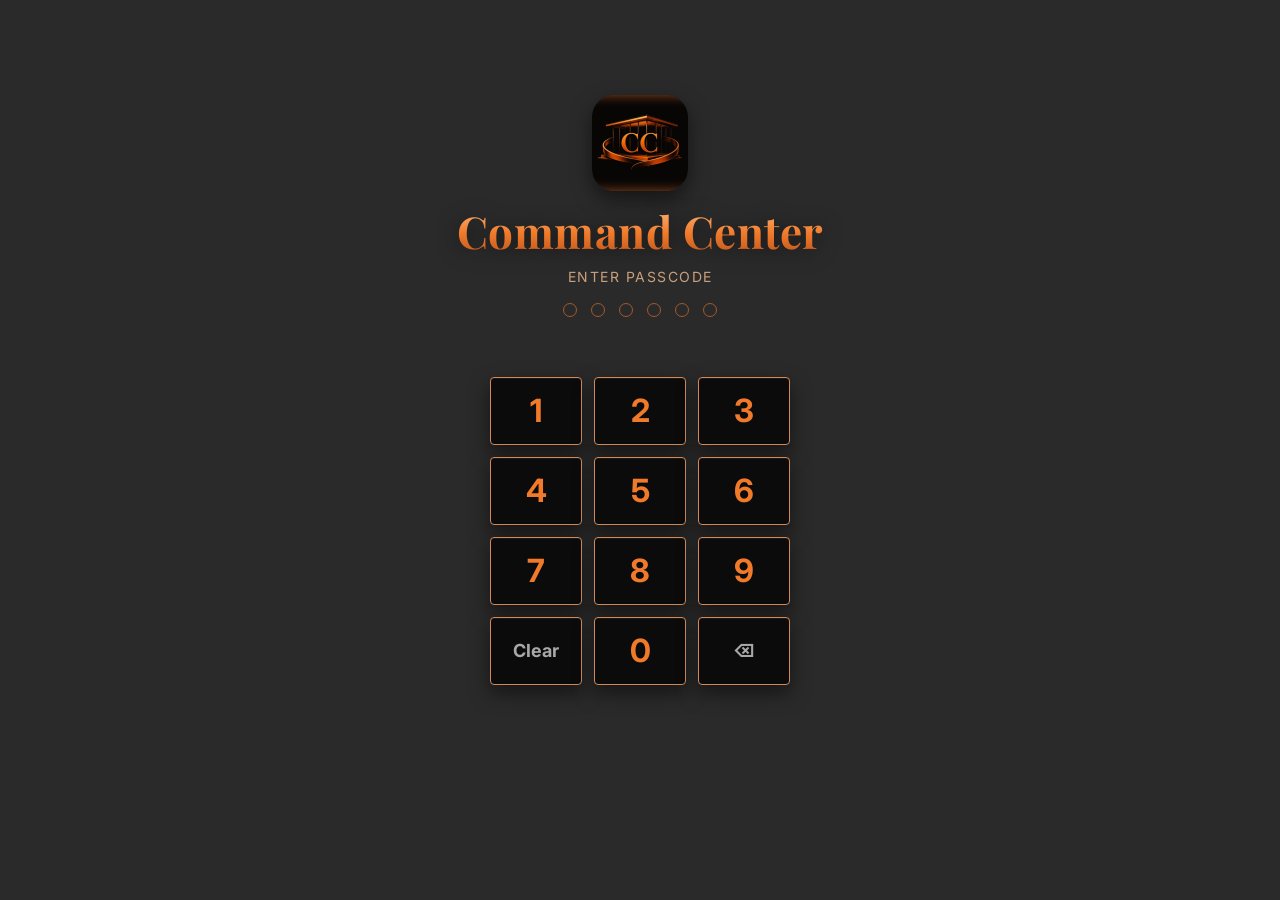
<file: index.html>
<!doctype html>
<html lang="en">
<head>
<meta charset="utf-8">
<meta name="viewport" id="vp" content="width=device-width, initial-scale=1, viewport-fit=cover">
<title>Command Center</title>
<meta name="apple-mobile-web-app-title" content="CC">
<meta name="apple-mobile-web-app-capable" content="yes">
<meta name="mobile-web-app-capable" content="yes">
<meta name="apple-mobile-web-app-status-bar-style" content="black-translucent">
<meta name="theme-color" content="#2a2a2a">
<meta name="referrer" content="no-referrer">
<link rel="apple-touch-icon" sizes="180x180" href="cc-touch-v3.png?v=3">
<link rel="icon" href="favicon.png">
<link rel="manifest" href="manifest.json">
<link rel="preconnect" href="https://fonts.googleapis.com">
<link rel="preconnect" href="https://fonts.gstatic.com" crossorigin>
<link href="https://fonts.googleapis.com/css2?family=Playfair+Display:wght@600;700&family=Lora:ital,wght@0,400;0,700;1,400&family=Inter:wght@400;600;700&display=swap" rel="stylesheet">
<link rel="stylesheet" href="app.css?v=218">
</head>
<body>
  <div class="bg"></div>

  <!-- ============ PASSCODE ============ -->
  <section id="screen-lock" class="screen lock">
    <header class="home-head">
      <img class="home-logo" src="icon-192.png?v=3" alt="" width="96" height="96">
      <h1 class="title">Command Center</h1>
      <div class="subtitle">Enter passcode</div>
    </header>
    <div class="dots" id="dots"><i></i><i></i><i></i><i></i><i></i><i></i></div>
    <p class="lock-msg" id="lock-msg">&nbsp;</p>
    <div class="keypad" id="keypad">
      <button class="key" data-k="1">1</button><button class="key" data-k="2">2</button><button class="key" data-k="3">3</button>
      <button class="key" data-k="4">4</button><button class="key" data-k="5">5</button><button class="key" data-k="6">6</button>
      <button class="key" data-k="7">7</button><button class="key" data-k="8">8</button><button class="key" data-k="9">9</button>
      <button class="key fn" data-k="clear">Clear</button><button class="key" data-k="0">0</button><button class="key fn" data-k="back">&#9003;</button>
    </div>
    <p class="a2hs" id="a2hs" hidden>Tip: in Safari, tap Share, then <b>Add to Home Screen</b> to open Command Center full screen.</p>
  </section>

  <!-- ============ HOME ============ -->
  <section id="screen-home" class="screen">
    <header class="home-head">
      <div class="logoband"><img class="home-logo" src="cc-header.png?v=1" alt="Command Center"></div>
      <h1 class="title">Command Center</h1>
      <div class="subtitle" id="home-date"></div>
    </header>
    <div class="grid2 homegrid hl-grid" id="home-grid" data-hl-folder="home">
      <button class="tile" data-go="projects">L&amp;S projects</button>
      <button class="tile" data-go="log">Daily Log</button>
      <button class="tile" data-go="spend">Vault</button>
      <button class="tile" data-go="fin">Finances</button>
      <button class="tile" data-go="insn">Insurance</button>
      <button class="tile" data-go="lt">Lisa&#39;s Table</button>
      <button class="tile" data-go="pt">Lisa&#39;s Personal Training</button>
      <button class="tile" data-go="trust">Trust &amp; Estate</button>
      <button class="tile" data-go="ent/kiwit">KiwiT LLC</button>
      <button class="tile" data-go="ent/tiwik">TiwiK LLC</button>
      <button class="tile" data-go="mf">Mono Fold</button>
      <button class="tile" data-go="biz">Business</button>
    </div>
  </section>
  <!-- Refresh app: round icon button, fixed bottom-right, shown only while Home is the active screen (v=114) -->
  <!-- v201: studio dome light with a mic-grille face (voice-reactive). v200: ON AIR dome. v194: Cash-spend mic: round icon button, fixed bottom-left, Home only (mirrors Refresh) -> 'Cash spend' sheet -->
  <!-- v198: Home dock: one row of round buttons, Home only, hidden while jiggling (generic flex row; buttons keep their own looks) -->
  <div class="homedock" id="home-dock">
  <button class="cashmic oa oa-1" id="cash-mic" type="button" aria-label="Log cash spend by voice" title="Log cash spend"><svg class="og" viewBox="0 0 48 48" aria-hidden="true" focusable="false"><defs><radialGradient id="dmB" cx=".4" cy=".3" r=".75"><stop offset="0" stop-color="#4a1210"/><stop offset="1" stop-color="#1a0504"/></radialGradient><radialGradient id="dmL" cx=".45" cy=".42" r=".7"><stop offset="0" stop-color="#ffd2a8"/><stop offset=".28" stop-color="#ff5a2a"/><stop offset=".72" stop-color="#d4140c"/><stop offset="1" stop-color="#6e0805"/></radialGradient><radialGradient id="dmH" cx=".5" cy=".2" r=".5"><stop offset="0" stop-color="#fff" stop-opacity=".55"/><stop offset="1" stop-color="#fff" stop-opacity="0"/></radialGradient><radialGradient id="dmS" cx=".5" cy=".5" r=".5"><stop offset=".7" stop-color="#000" stop-opacity="0"/><stop offset="1" stop-color="#000" stop-opacity=".55"/></radialGradient><pattern id="dmG" width="3" height="3" patternUnits="userSpaceOnUse" patternTransform="rotate(45 24 24)"><path d="M0 0H3M0 0V3" stroke="#0d0202" stroke-width=".7" fill="none"/></pattern><clipPath id="dmC"><circle cx="24" cy="24" r="20"/></clipPath></defs><circle cx="24" cy="24" r="21" fill="url(#dmB)"/><circle class="lit" cx="24" cy="24" r="21" fill="url(#dmL)"/><g clip-path="url(#dmC)"><rect class="grille" x="0" y="0" width="48" height="48" fill="url(#dmG)"/></g><circle cx="24" cy="24" r="20" fill="url(#dmS)"/><circle cx="24" cy="24" r="20.2" fill="none" stroke="#000" stroke-opacity=".5" stroke-width=".8"/><ellipse cx="24" cy="12.5" rx="12.5" ry="6" fill="url(#dmH)"/></svg></button>
  <button class="dockbtn" id="dock-bigdog" type="button" data-ext="bigdog" aria-label="Big Dog: open Grok Bot chat" title="Big Dog"></button>
  <button class="dockbtn" id="dock-grok" type="button" data-ext="grok" aria-label="Open Grok" title="Grok"></button>
  <button class="refreshbtn" id="cc-refresh" type="button" aria-label="Refresh app" title="Refresh app"><svg viewBox="0 0 24 24" width="22" height="22" aria-hidden="true" focusable="false" fill="none" stroke="currentColor" stroke-width="2.2" stroke-linecap="round" stroke-linejoin="round"><path d="M20 12a8 8 0 1 1-2.34-5.66"/><path d="M20 4v4.5h-4.5"/></svg></button>
  </div>
  <div class="cashsheet" id="cash-sheet" hidden><div class="cashpanel" role="dialog" aria-label="Cash spend">
    <div class="cashhead"><h3>Cash spend</h3><button type="button" class="cashmicbtn" id="cash-micbtn" aria-label="Start listening"><svg viewBox="0 0 24 24" width="18" height="18" aria-hidden="true" fill="none" stroke="currentColor" stroke-width="2" stroke-linecap="round" stroke-linejoin="round"><rect x="9" y="2.5" width="6" height="11.5" rx="3"/><path d="M5.5 11a6.5 6.5 0 0 0 13 0M12 17.5V21"/></svg></button></div>
    <div class="cashstate" id="cash-state"></div>
    <div class="cashtextrow"><input id="cash-text" type="text" autocomplete="off" placeholder="$20 tip Mono Village"><button type="button" class="navbtn" id="cash-fill">Parse</button></div>
    <div class="cashform vform" id="cash-form"></div>
    <div class="cashrr" id="cash-err"></div>
    <div class="draftbtns"><button type="button" class="bigsave" id="cash-save">Save</button><button type="button" class="navbtn discard" id="cash-cancel">Cancel</button></div>
  </div></div>
  <div class="cashtoast" id="cash-toast" role="status"></div>

  <!-- ============ L&S PROJECTS ============ -->
  <section id="screen-projects" class="screen">
    <div class="topbar"><button class="homebtn" data-go="home">&#8962; Home</button><button class="homebtn backbtn" id="projects-back" data-go="home" hidden>&lsaquo; Back</button><h2>L&amp;S projects</h2></div>
    <p class="hint">Opens each project's Running Notes.</p>
    <div class="grid2 homegrid hl-grid hl-sub" id="hl-projects" data-hl-folder="projects"></div>
    <div class="grid2" id="projects-list"></div>
  </section>

  <!-- ============ HEAVY OBJECT CART BUILD (#cart; Home > Zac, v176): two docs + folder (hard-coded in app.js CART) ============ -->
  <section id="screen-cart" class="screen">
    <div class="topbar"><button class="homebtn" data-go="home">&#8962; Home</button><button class="homebtn backbtn" id="cart-back" data-go="hf/zac">&lsaquo; Back</button></div>
    <h2 class="pagetitle" id="cart-title">Heavy Object Cart Build</h2>
    <div id="cart-body"></div>
  </section>
  <!-- ============ VEHICLE PURCHASE (#vehicle; Home > Zac, v210): native version of the "vehicle purchase" Doc (VEH in app.js) ============ -->
  <section id="screen-vehicle" class="screen">
    <div class="topbar"><button class="homebtn" data-go="home">&#8962; Home</button><button class="homebtn backbtn" id="vehicle-back" data-go="hf/zac">&lsaquo; Back</button></div>
    <h2 class="pagetitle">Tesla Model Y Purchase</h2>
    <div id="vehicle-body"></div>
  </section>

  <!-- ============ GENERATOR (#generator; Home > Zac, v177): overview Doc + ordering-guide PDF + folder (hard-coded in app.js GENERATOR) ============ -->
  <!-- ============ NATIVE DOC (#nd/<key>, v213): a Doc baked into app.js ND_DOCS ============ -->
  <section id="screen-nd" class="screen">
    <div class="topbar"><button class="homebtn" data-go="home">&#8962; Home</button><button class="homebtn backbtn" id="nd-back" data-go="home">&lsaquo; Back</button></div>
    <h2 class="pagetitle" id="nd-title">Document</h2>
    <div id="nd-body"></div>
  </section>
  <!-- ============ LAUNDROMAT research (#laund, #laund/yos, #laund/cmp; Home > Zac > Laundromat, v214) ============ -->
  <section id="screen-laund" class="screen">
    <div class="topbar"><button class="homebtn" data-go="home">&#8962; Home</button><button class="homebtn backbtn" id="laund-back" data-go="hf/laund">&lsaquo; Back</button></div>
    <h2 class="pagetitle" id="laund-title">Laundromat</h2>
    <div id="laund-body"></div>
  </section>
  <section id="screen-generator" class="screen">
    <div class="topbar"><button class="homebtn" data-go="home">&#8962; Home</button><button class="homebtn backbtn" id="generator-back" data-go="hf/zac">&lsaquo; Back</button></div>
    <h2 class="pagetitle" id="generator-title">Generator</h2>
    <div id="generator-body"></div>
  </section>
  <!-- ============ ADU (#adu; Home > Zac, v177): Delaney's floor-plan PDFs + plans sheet + folder (hard-coded in app.js ADU) ============ -->
  <section id="screen-adu" class="screen">
    <div class="topbar"><button class="homebtn" data-go="home">&#8962; Home</button><button class="homebtn backbtn" id="adu-back" data-go="hf/zac">&lsaquo; Back</button></div>
    <h2 class="pagetitle" id="adu-title">ADU</h2>
    <div id="adu-body"></div>
  </section>
  <!-- ============ MARKETING plan (#mkt/<lt|pt|mvl|mf>; Home > Zac > Marketing, v180): app-only text in app.js MKT ============ -->
  <section id="screen-mkt" class="screen">
    <div class="topbar"><button class="homebtn" data-go="home">&#8962; Home</button><button class="homebtn backbtn" id="mkt-back" data-go="hf/mkt">&lsaquo; Back</button></div>
    <h2 class="pagetitle" id="mkt-title">Marketing</h2>
    <div id="mkt-body"></div>
  </section>
  <!-- ============ HIRING (#hiring; L&S projects > Hiring, v132): links to the hiring docs + folder (hard-coded in app.js HIRING) ============ -->
  <section id="screen-hiring" class="screen">
    <div class="topbar"><button class="homebtn" data-go="home">&#8962; Home</button><button class="homebtn backbtn" id="hiring-back" data-go="projects">&lsaquo; Back</button></div>
    <h2 class="pagetitle" id="hiring-title">Hiring &ndash; Structural Engineer</h2>
    <div id="hiring-body"></div>
  </section>

  <section id="screen-ptpl" class="screen">
    <div class="topbar"><button class="homebtn" data-go="home">&#8962; Home</button><button class="homebtn backbtn" id="ptpl-back" data-go="projects">&lsaquo; Back</button></div>
    <h2 class="pagetitle" id="ptpl-title">Project Template</h2>
    <div id="ptpl-body"></div>
  </section>

  <!-- ============ PROJECT PAGE (#proj/<slug>) — Terra Vi is the pilot ============ -->
  <section id="screen-proj" class="screen projscreen">
    <div class="topbar"><button class="homebtn" data-go="home">&#8962; Home</button><button class="homebtn backbtn" data-go="projects">&lsaquo; Back</button></div>
    <h2 class="pagetitle" id="proj-title">Terra Vi</h2>
    <div class="projbtns">
      <button class="bigbtn" data-pgo="mic" data-go="mic/terravi"><span class="bigico" aria-hidden="true">&#127908;</span>Dictate a note<span class="sub">Big mic &middot; speak it &middot; saved to Running Notes</span></button>
      <button class="bigbtn" data-pgo="notes" data-go="notes/terravi">Running notes<span class="sub">Dated entries, newest first</span></button>
      <button class="bigbtn" data-pgo="docs" data-go="docs/terravi">Documents<span class="sub">PDF &middot; Word &middot; Google Docs</span></button>
      <button class="bigbtn" id="proj-punch" data-pgo="punch" data-go="punch/terravi" hidden>Punchlist<span class="sub">Check items off &middot; add notes &middot; progress</span></button>
      <a class="bigbtn alt" id="proj-doc" data-title="Terra Vi — Running Notes" href="#">Open the Running Notes Doc<span class="sub">Full Google Doc in the app</span></a>
    </div>
  </section>

  <!-- ============ DICTATE A NOTE (#mic/<slug>) ============ -->
  <section id="screen-mic" class="screen micscreen">
    <div class="topbar"><button class="homebtn" data-go="home">&#8962; Home</button><button class="homebtn backbtn" id="mic-back" data-go="proj/terravi">&lsaquo; Back</button></div>
    <h2 class="pagetitle" id="mic-title">Terra Vi &middot; Dictate a note</h2>
    <div class="micstage">
      <div class="micstate" id="mic-state">Tap the mic to dictate a note</div>
      <button class="micbtn big" id="mic-btn" aria-pressed="false" aria-label="Start dictation"><span class="micico" aria-hidden="true">&#127908;</span><span class="miclbl" id="mic-lbl">Tap to talk</span></button>
    </div>
    <div class="card draft" id="draft-card">
      <h3>Your note <span class="rec-tag" id="rec-tag" hidden>&#9679; Listening</span></h3>
      <textarea id="note-text" class="notebox" rows="5" maxlength="1500" autocapitalize="sentences" placeholder="Your words appear here. You can also type, or use the keyboard&#8217;s mic key."></textarea>
      <div class="draftfoot"><span class="foot" id="note-count"></span><span class="foot" id="note-recovered" hidden>Recovered unsaved note</span></div>
      <div class="draftbtns"><button class="bigsave" id="note-save">Save note</button><button class="navbtn discard" id="note-discard">Discard</button></div>
      <div class="noteflash" id="notes-flash" hidden></div>
    </div>
    <div class="card sfcard" id="sf-card" hidden>
      <div class="sfhead"><h3>Smart fill &middot; Daily Log</h3><span class="foot" id="sf-when"></span></div>
      <div class="sfchip" id="sf-chip" role="status" aria-live="polite"></div>
      <div class="sflist" id="sf-list"></div>
      <p class="foot sffoot">Nothing is saved until you tap Save. Meals and anything that doesn&rsquo;t fit a field go into the day&rsquo;s Notes; workouts are added to the day&rsquo;s. Edit any value first.</p>
    </div>
    <p class="foot miclhint" id="mic-hint" hidden>Try: &ldquo;Breakfast two eggs and toast, lunch turkey sandwich, 60 ounces of water, biked 10 miles, weight 211, slept 7 hours.&rdquo; The fields fill in as you talk; Save puts them in the Daily Log and keeps the note in Voice notes.</p>
  </section>

  <!-- ============ RUNNING NOTES (#notes/<slug>) ============ -->
  <section id="screen-notes" class="screen notes">
    <div class="topbar"><button class="homebtn" data-go="home">&#8962; Home</button><button class="homebtn backbtn" id="notes-back" data-go="proj/terravi">&lsaquo; Back</button><button class="homebtn refbtn" id="notes-refresh" aria-label="Refresh notes">&#8635;</button></div>
    <h2 class="pagetitle" id="notes-title">Terra Vi &middot; Running notes</h2>
    <div id="notes-body"><div class="loading">Loading…</div></div>
  </section>

  <!-- ============ DOCUMENTS (#docs/<slug>) ============ -->
  <section id="screen-docs" class="screen docs">
    <div class="topbar"><button class="homebtn" data-go="home">&#8962; Home</button><button class="homebtn backbtn" id="docs-back" data-go="proj/terravi">&lsaquo; Back</button><button class="homebtn refbtn" id="docs-refresh" aria-label="Refresh documents">&#8635;</button></div>
    <h2 class="pagetitle" id="docs-title">Terra Vi &middot; Documents</h2>
    <div id="docs-body"><div class="loading">Loading…</div></div>
  </section>

  <!-- ============ PUNCHLIST (#punch/<slug>) ============ -->
  <section id="screen-punch" class="screen punchscreen">
    <div class="topbar"><button class="homebtn" data-go="home">&#8962; Home</button><button class="homebtn backbtn" id="punch-back" data-go="proj/hetchhetchy">&lsaquo; Back</button><button class="homebtn refbtn" id="punch-refresh" aria-label="Refresh punchlist">&#8635;</button></div>
    <h2 class="pagetitle" id="punch-title">Hetch Hetchy &middot; Punchlist</h2>
    <div class="card pprog">
      <div class="pcount" id="punch-count"><b>0</b> of 0 done</div>
      <div class="pbar" id="punch-prog" role="progressbar" aria-valuemin="0" aria-valuenow="0" aria-valuemax="0"><i id="punch-bar"></i></div>
      <div class="pseg" id="punch-filter"><button data-f="open" aria-pressed="true">Unchecked</button><button data-f="all" aria-pressed="false">All</button></div>
    </div>
    <div class="psync" id="punch-sync" hidden></div>
    <div class="noteflash" id="punch-flash" hidden></div>
    <div id="punch-list"><div class="loading">Loading…</div></div>
    <div class="pempty" id="punch-empty" hidden>All items are checked off. &#127881;<br><span class="dim">Tap <b>All</b> to see them.</span></div>
    <a class="pdoclink" id="punch-doc" data-title="Punchlist" href="#">Open the Doc &rsaquo;</a>
  </section>

  <!-- ============ BUSINESS (#biz; no Home tile — reached from the KiwiT/TiwiK Business Documents tab or by URL) ============ -->
  <section id="screen-biz" class="screen">
    <div class="topbar"><button class="homebtn" data-go="home">&#8962; Home</button><button class="homebtn backbtn" id="biz-back" data-go="home">&lsaquo; Back</button><h2 id="biz-title">Business</h2></div>
    <div class="grid2 homegrid hl-grid hl-sub" id="hl-biz" data-hl-folder="biz"></div>
    <div id="biz-body"><div class="loading">Loading…</div></div>
  </section>

  <!-- ============ LAYOUT FOLDER (#hf/archive, #hf/lisa): a Home-layout folder (Archive inside Business, Lisa on Home by default) ============ -->
  <section id="screen-hf" class="screen">
    <div class="topbar"><button class="homebtn" data-go="home">&#8962; Home</button><button class="homebtn backbtn" id="hf-back" data-go="biz">&lsaquo; Back</button><h2 id="hf-title">Archive</h2></div>
    <p class="hint" id="hf-path"></p>
    <div class="grid2 homegrid hl-grid" id="hf-grid" data-hl-folder="f:archive"></div>
    <p class="hint hl-foot">Press and hold any button about a second until the buttons shake, then drag it onto a folder or between buttons.</p>
  </section>

  <!-- ============ REAL ESTATE (#re, #re/<slug>) + INSURANCE (#ins) — live from Drive ============ -->
  <section id="screen-re" class="screen">
    <div class="topbar"><button class="homebtn" data-go="home">&#8962; Home</button><button class="homebtn backbtn" id="re-back" data-go="home">&lsaquo; Back</button><h2 id="re-title">Real Estate</h2></div>
    <div id="re-body"><div class="loading">Loading…</div></div>
  </section>

  <!-- ============ LISA'S TABLE (#lt, #lt/ops|recipes|menus|macros|wish|notes|cost|menu-gen|menu-add) ============ -->
  <section id="screen-lt" class="screen">
    <div class="topbar"><button class="homebtn" data-go="home">&#8962; Home</button><button class="homebtn backbtn" id="lt-back" data-go="home">&lsaquo; Back</button><h2 id="lt-title">Lisa&#39;s Table</h2></div>
    <div id="lt-body"><div class="loading">Loading…</div></div>
  </section>

  <!-- ============ LISA'S PERSONAL TRAINING (#pt, #pt/new, #pt/client/<id>) ============ -->
  <section id="screen-pt" class="screen">
    <div class="topbar"><button class="homebtn" data-go="home">&#8962; Home</button><button class="homebtn backbtn" id="pt-back" data-go="home">&lsaquo; Back</button><h2 id="pt-title">Clients</h2></div>
    <div id="pt-body"><div class="loading">Loading…</div></div>
  </section>

  <!-- ============ LISA: CHANGE REQUESTS (#lr; Home > Lisa > Change requests, v130): Lisa asks for changes to Lisa's Table / Personal Training; replies from Lisa's Assistant ============ -->
  <section id="screen-lr" class="screen">
    <div class="topbar"><button class="homebtn" data-go="home">&#8962; Home</button><button class="homebtn backbtn" id="lr-back" data-go="hf/lisa">&lsaquo; Back</button><h2 id="lr-title">Requests</h2></div>
    <div id="lr-body"><div class="loading">Loading…</div></div>
  </section>

  <!-- ============ TASK MANAGER (#tm = Today + Suggestions buttons, #tm/today, #tm/sugg; v131): the daily task list moved off Home; filled by app.js (tmOpen) ============ -->
  <section id="screen-tm" class="screen">
    <div class="topbar"><button class="homebtn" data-go="home">&#8962; Home</button><button class="homebtn backbtn" id="tm-back" data-go="home" hidden>&lsaquo; Back</button><h2 id="tm-title">Task Manager</h2></div>
    <div id="tm-body"></div>
  </section>

  <!-- ============ ZAC > WETUMKA LISTS (#zl/<garage|connex|landscaping>): checklist per project (v149) ============ -->
  <section id="screen-zl" class="screen">
    <div class="topbar"><button class="homebtn" data-go="home">&#8962; Home</button><button class="homebtn backbtn" id="zl-back" data-go="hf/wetumka">&lsaquo; Back</button><h2 id="zl-title">List</h2></div>
    <p class="hint zl-path" id="zl-path"></p>
    <div class="tk-add zl-add"><input class="tk-input" id="zl-text" type="text" maxlength="300" placeholder="Add an item" aria-label="New item" autocomplete="off" enterkeyhint="done"><button type="button" class="tk-mic" id="zl-mic" aria-pressed="false" aria-label="Dictate an item"></button><button type="button" class="tk-addbtn" id="zl-add" disabled>Add</button></div>
    <div class="zl-micstate" id="zl-micstate" hidden></div>
    <div id="zl-list"></div>
    <p class="foot zl-sync" id="zl-sync"></p>
    <div class="zl-undo" id="zl-undo" hidden></div>
  </section>

  <!-- ============ VAULT > FAMILY CHASE (#fchase): review Lisa's Chase Southwest card 1982 (v150); data comes only from the server ============ -->
  <section id="screen-fchase" class="screen">
    <div class="topbar"><button class="homebtn" data-go="home">&#8962; Home</button><button class="homebtn backbtn" data-go="fin">&lsaquo; Back</button><h2>Family Chase</h2></div>
    <div id="fc-body"><div class="loading">Loading…</div></div>
    <div class="fc-undo" id="fc-undo" hidden></div>
    <div class="fc-sheet" id="fc-sheet" hidden></div>
  </section>

  <!-- ============ OPPORTUNITIES (#opps) — v193 (Finances) ============ -->
  <section id="screen-opps" class="screen">
    <div class="topbar"><button class="homebtn" data-go="home">&#8962; Home</button><button class="homebtn backbtn" id="opps-back" data-go="fin">&lsaquo; Back</button></div>
    <h2 class="pagetitle">Opportunities</h2>
    <div id="opps-body"></div>
  </section>

  <!-- ============ TIWIK EQUIPMENT LOAN OPTIONS (#tlc) — v192 ============ -->
  <section id="screen-tlc" class="screen">
    <div class="topbar"><button class="homebtn" data-go="home">&#8962; Home</button><button class="homebtn backbtn" id="tlc-back" data-go="biz/tiwik">&lsaquo; Back</button></div>
    <h2 class="pagetitle">TiwiK Equipment Loan Options</h2>
    <div id="tlc-body"></div>
  </section>

  <!-- ============ BANK REVIEW (#bankrev) — v151 ============ -->
  <section id="screen-bankrev" class="screen">
    <div class="topbar"><button class="homebtn" data-go="home">&#8962; Home</button><button class="homebtn backbtn" data-go="fin">&lsaquo; Back</button><h2>Bank Review</h2></div>
    <div id="bk-body"><div class="loading">Loading…</div></div>
    <div class="fc-undo" id="bk-undo" hidden></div>
    <div class="fc-sheet" id="bk-sheet" hidden></div>
  </section>

  <!-- ============ MONO FOLD (#mf / #mf/home|orders|customers|design) ============ -->
  <section id="screen-mf" class="screen">
    <div class="topbar"><button class="homebtn" data-go="home">&#8962; Home</button><button class="homebtn backbtn" id="mf-back" data-go="home">&lsaquo; Back</button><h2 id="mf-title">Mono Fold</h2></div>
    <div id="mf-body"><div class="loading">Loading…</div></div>
  </section>


  <!-- ============ PLAN CHECKS (#pc / #pc/list / #pc/new / #pc/<id>) ============ -->
  <section id="screen-pc" class="screen">
    <div class="topbar"><button class="homebtn" data-go="home">&#8962; Home</button><button class="homebtn backbtn" id="pc-back" data-go="projects">&lsaquo; Back</button><h2 id="pc-title">Plan Checks</h2></div>
    <div id="pc-body"><div class="loading">Loading…</div></div>
  </section>

  <!-- v179: TRUST & ESTATE (#trust) now opens #ownership; its documents list (#trust-body) lives at the bottom of that screen -->

  <!-- ============ FINANCES (#fin, #fin/overview|laundromat) ============ -->
  <section id="screen-fin" class="screen fin">
    <div class="topbar"><button class="homebtn" data-go="home">&#8962; Home</button><button class="homebtn backbtn" id="fin-back" data-go="home">&lsaquo; Back</button><button class="homebtn refbtn" id="fin-refresh" aria-label="Refresh" hidden>&#8635;</button></div>
    <h2 class="pagetitle" id="fin-title">Finances</h2>
    <div class="grid2 homegrid hl-grid hl-sub" id="hl-fin" data-hl-folder="fin" hidden></div>
    <div id="fin-body"><div class="loading">Loading…</div></div>
  </section>

  <!-- ============ INSURANCE RUNNING NOTES (#insn, #insn/<entity>) ============ -->
  <section id="screen-insn" class="screen fin">
    <div class="topbar"><button class="homebtn" data-go="home">&#8962; Home</button><button class="homebtn backbtn" id="insn-back" data-go="fin">&lsaquo; Back</button><button class="homebtn refbtn" id="insn-refresh" aria-label="Refresh">&#8635;</button></div>
    <h2 class="pagetitle" id="insn-title">Insurance</h2>
    <div id="insn-body"><div class="loading">Loading…</div></div>
  </section>

  <!-- ============ IN-APP DOCUMENT VIEWER ============ -->
  <section id="screen-doc" class="screen docscreen">
    <div class="doc-bar">
      <button class="homebtn backbtn" id="doc-back">&lsaquo; Back</button>
      <div class="doc-title" id="doc-title">Document</div>
      <a class="navbtn doc-open" id="doc-open" target="_blank" rel="noopener" data-external>Open in Drive &#8599;</a>
    </div>
    <div class="doc-wrap">
      <div id="doc-view" class="doc-view"></div>
      <iframe id="doc-frame" title="Document" allow="autoplay; fullscreen" referrerpolicy="no-referrer-when-downgrade" hidden></iframe>
      <div class="doc-hint" id="doc-hint" hidden>Not loading? Google may need you signed in. Tap <b>Open in &#8599;</b> above (new tab; close it to come back here).</div>
    </div>
    <!-- v120: one action bar for every document the app opens (Share file / Email / Text / Save / Full screen / Copy link) -->
    <div class="docact-note" id="docact-note" role="status" aria-live="polite" hidden></div>
    <nav class="docact" id="docact" aria-label="Document actions">
      <button type="button" class="docact-btn" data-da="share"><svg viewBox="0 0 24 24" aria-hidden="true"><path d="M12 3v12M8 7l4-4 4 4"/><path d="M6 11v9h12v-9"/></svg><span>Share</span></button>
      <a class="docact-btn" id="docact-mail" data-da="mail" data-external href="mailto:"><svg viewBox="0 0 24 24" aria-hidden="true"><rect x="3" y="5" width="18" height="14" rx="1.5"/><path d="M3 7l9 6 9-6"/></svg><span>Email</span></a>
      <a class="docact-btn" id="docact-sms" data-da="sms" data-external href="sms:"><svg viewBox="0 0 24 24" aria-hidden="true"><path d="M4 5h16v11H10l-5 4v-4H4z"/></svg><span>Text</span></a>
      <button type="button" class="docact-btn" data-da="save"><svg viewBox="0 0 24 24" aria-hidden="true"><path d="M12 3v12M7 10l5 5 5-5"/><path d="M5 20h14"/></svg><span>Save</span></button>
      <button type="button" class="docact-btn" data-da="full"><svg viewBox="0 0 24 24" aria-hidden="true"><path d="M4 9V4h5M20 9V4h-5M4 15v5h5M20 15v5h-5"/></svg><span>Full</span></button>
      <button type="button" class="docact-btn" data-da="copy"><svg viewBox="0 0 24 24" aria-hidden="true"><path d="M10 14a4 4 0 0 0 5.7 0l3-3a4 4 0 0 0-5.7-5.7l-1 1"/><path d="M14 10a4 4 0 0 0-5.7 0l-3 3a4 4 0 0 0 5.7 5.7l1-1"/></svg><span>Copy link</span></button>
    </nav>
    <button type="button" class="docfs-exit" id="docfs-exit" hidden>&#10005; Exit full screen</button>
  </section>

  <!-- ============ DAILY LOG ============ -->
  <section id="screen-track" class="screen fitscreen">
    <div class="topbar"><button class="homebtn" data-go="home">&#8962; Home</button><button class="homebtn backbtn" id="track-back" data-go="home">&lsaquo; Back</button><h2>Daily Tracker</h2></div>
    <div class="enttabs two" aria-label="Daily Tracker and Daily Log"><button data-go="track" class="on">Tracker</button><button data-go="log">Log</button></div>
    <div class="vnwrap" id="log-voice">
      <button class="bigbtn vnbig" id="vn-mic" data-go="mic/dailylog" aria-label="Dictate or type a log note"><span class="bigico" aria-hidden="true">&#127908;</span>Dictate a log note<span class="sub">Ate &middot; drank &middot; workout &middot; weight &middot; sleep</span></button>
      <div class="vndraft" id="vn-draft" hidden></div>
    </div>
    <div id="trk-prog"><div class="loading">Loading…</div></div>
    <div id="trk-forms"></div>
    <div class="vnwrap">
      <div class="ncard vncard" id="vn-card"><button class="nchead" id="vn-head" aria-expanded="false"><span>Today&rsquo;s voice notes</span><b class="cnt" id="vn-cnt"></b><i class="chev">&rsaquo;</i></button><div class="ncbody" id="vn-body"></div></div>
    </div>
    <button class="enttax trklink" data-go="log"><span>Daily Log</span><small>History, weekly summary, running totals, weight trend, streaks</small><i class="chev">&rsaquo;</i></button>
  </section>

  <section id="screen-log" class="screen fitscreen">
    <div class="topbar"><button class="homebtn" data-go="home">&#8962; Home</button><button class="homebtn backbtn" id="log-back" data-go="hf/fh" hidden>&lsaquo; Back</button><h2>Daily Log</h2></div>
    <div class="enttabs two" aria-label="Daily Tracker and Daily Log"><button data-go="track">Tracker</button><button data-go="log" class="on">Log</button></div>
    <div id="log-top"></div>
    <div class="weeknav">
      <button class="navbtn" id="log-prev">&lsaquo; Prev week</button>
      <div class="navlabel" id="log-range">&nbsp;</div>
      <button class="navbtn" id="log-next">Next week &rsaquo;</button>
    </div>
    <div id="log-body"><div class="loading">Loading…</div></div>
  </section>

  <!-- ============ FITNESS & HEALTH (v122): Food Log, Workout Log, Medical > Health Metrics ============ -->
  <section id="screen-food" class="screen fitscreen fhscreen">
    <div class="topbar"><button class="homebtn" data-go="home">&#8962; Home</button><button class="homebtn backbtn" id="food-back" data-go="hf/fh">&lsaquo; Back</button><h2>Food Log</h2></div>
    <div id="food-body"><div class="loading">Loading…</div></div>
  </section>
  <section id="screen-workouts" class="screen fitscreen fhscreen">
    <div class="topbar"><button class="homebtn" data-go="home">&#8962; Home</button><button class="homebtn backbtn" id="wo-back" data-go="hf/fh">&lsaquo; Back</button><h2>Workout Log</h2></div>
    <div id="wo-body"><div class="loading">Loading…</div></div>
  </section>
  <section id="screen-health" class="screen fitscreen fhscreen">
    <div class="topbar"><button class="homebtn" data-go="home">&#8962; Home</button><button class="homebtn backbtn" id="hm-back" data-go="hf/medical">&lsaquo; Back</button><h2>Health Metrics</h2></div>
    <div id="hm-body"><div class="loading">Loading…</div></div>
  </section>

  <!-- ============ VAULT (daily spend + income) ============ -->
  <section id="screen-spend" class="screen">
    <div class="topbar"><button class="homebtn" data-go="home">&#8962; Home</button><button class="homebtn backbtn" id="spend-back" data-go="spend" hidden>&lsaquo; Back</button><h2 id="spend-title">Vault</h2></div>
    <div class="vdoorhd" aria-hidden="true"><i></i><i></i><i></i><i></i><span class="vdart"></span><span class="vdtx"><small>Command Center</small><b>THE VAULT</b></span></div>
    <div class="vmbar" id="spend-mbar" role="group" aria-label="Period">
      <button type="button" class="vmb" id="spend-prev" aria-label="Previous month"><small>&lsaquo; Prev</small><b id="spend-prev-l">&nbsp;</b></button>
      <button type="button" class="vmb on" id="spend-cur" aria-pressed="true"><small id="spend-cur-s">This month</small><b id="spend-month">&nbsp;</b></button>
      <button type="button" class="vmb" id="spend-next" aria-label="Next month"><small>Next &rsaquo;</small><b id="spend-next-l">&nbsp;</b></button>
      <button type="button" class="vmb" id="spend-all" aria-pressed="false" aria-label="All: year to date"><small id="spend-all-s">YTD</small><b>All</b></button>
    </div>
    <div id="spend-body"><div class="loading">Loading…</div></div>
  </section>

  <!-- ============ ENTITY BOOKS (KiwiT LLC / TiwiK LLC) ============ -->
    <!-- ============ ENTITY FOLDER (#ef/<tiwik|kiwit|personal|...>; v218) ============ -->
  <section id="screen-ef" class="screen">
    <div class="topbar"><button class="homebtn" data-go="home">&#8962; Home</button><button class="homebtn backbtn" id="ef-back" data-go="home">&lsaquo; Back</button></div>
    <h2 class="pagetitle" id="ef-title">Entity</h2>
    <div class="enttabs three" id="ef-tabs"></div>
    <div id="ef-body"><div class="loading">Loading…</div></div>
  </section>
<section id="screen-ent" class="screen">
    <div class="topbar"><button class="homebtn" data-go="home">&#8962; Home</button><button class="homebtn backbtn" id="ent-back" data-go="ent/kiwit" hidden>&lsaquo; Back</button><h2 id="ent-title">KiwiT LLC</h2></div>
    <div class="enttabs two" id="ent-tabs" hidden></div>
    <div class="vmbar" id="ent-mbar" role="group" aria-label="Period">
      <button type="button" class="vmb" id="ent-prev" aria-label="Previous month"><small>&lsaquo; Prev</small><b id="ent-prev-l">&nbsp;</b></button>
      <button type="button" class="vmb on" id="ent-cur" aria-pressed="true"><small id="ent-cur-s">This month</small><b id="ent-month">&nbsp;</b></button>
      <button type="button" class="vmb" id="ent-next" aria-label="Next month"><small>Next &rsaquo;</small><b id="ent-next-l">&nbsp;</b></button>
      <button type="button" class="vmb" id="ent-all" aria-pressed="false" aria-label="All: year to date"><small id="ent-all-s">YTD</small><b>All</b></button>
    </div>
    <div class="weeknav" id="ent-nav" hidden>
      <button class="navbtn" id="ent-yprev">&lsaquo; Prev year</button>
      <span class="navlabel" id="ent-year">&nbsp;</span>
      <button class="navbtn" id="ent-ynext">Next year &rsaquo;</button>
    </div>
    <div id="ent-body"><div class="loading">Loading…</div></div>
  </section>

  <!-- ============ VAULT: DICTATE AN EXPENSE / INCOME (#vmic/<exp|inc>) ============ -->
  <section id="screen-vmic" class="screen micscreen vscreen">
    <div class="topbar"><button class="homebtn" data-go="home">&#8962; Home</button><button class="homebtn backbtn" id="vmic-back" data-go="spend">&lsaquo; Back</button></div>
    <h2 class="pagetitle" id="vmic-title">Vault &middot; Dictate an expense</h2>
    <div class="micstage">
      <div class="micstate" id="vmic-state">&nbsp;</div>
      <button class="micbtn big" id="vmic-btn" aria-pressed="false" aria-label="Start dictation"><span class="micico" aria-hidden="true"><svg viewBox="0 0 24 24" width="72" height="72" fill="none" stroke="currentColor" stroke-width="1.5" stroke-linecap="round" stroke-linejoin="round" focusable="false"><rect x="9" y="2.5" width="6" height="11.5" rx="3"/><path d="M5.5 11.5a6.5 6.5 0 0 0 13 0M12 18v3M8.5 21h7"/></svg></span><span class="miclbl" id="vmic-lbl">Tap to talk</span></button>
    </div>
    <div class="card draft" id="vmic-card">
      <h3>What I heard <span class="rec-tag" id="vmic-rec" hidden>&#9679; Listening</span></h3>
      <textarea id="vmic-text" class="notebox" rows="3" maxlength="600" autocapitalize="sentences" placeholder=""></textarea>
      <div class="draftbtns"><button type="button" class="navbtn" id="vmic-fill">Fill the form</button><button type="button" class="navbtn discard" id="vmic-clear">Clear</button></div>
    </div>
    <div class="card vform" id="vmic-form" hidden></div>
  </section>

  <!-- ============ VAULT: RECEIPT / DOCUMENT PHOTO (#vcam/<exp|inc>) ============ -->
  <section id="screen-vcam" class="screen micscreen vscreen">
    <div class="topbar"><button class="homebtn" data-go="home">&#8962; Home</button><button class="homebtn backbtn" id="vcam-back" data-go="spend">&lsaquo; Back</button></div>
    <h2 class="pagetitle" id="vcam-title">Vault &middot; Expense receipt</h2>
    <div class="micstage" id="vcam-stage">
      <div class="micstate" id="vcam-state">&nbsp;</div>
      <label class="micbtn big" for="vcam-cam"><span class="micico" aria-hidden="true"><svg viewBox="0 0 24 24" width="72" height="72" fill="none" stroke="currentColor" stroke-width="1.5" stroke-linecap="round" stroke-linejoin="round" focusable="false"><path d="M3.5 8.5A1.5 1.5 0 0 1 5 7h2.2l1.1-1.7a1 1 0 0 1 .8-.4h5.8a1 1 0 0 1 .8.4L16.8 7H19a1.5 1.5 0 0 1 1.5 1.5v9A1.5 1.5 0 0 1 19 19H5a1.5 1.5 0 0 1-1.5-1.5z"/><circle cx="12" cy="13" r="4"/><circle cx="12" cy="13" r="1.7"/><circle cx="17.4" cy="9.9" r=".8" fill="currentColor" stroke="none"/></svg></span><span class="miclbl">Take photo</span></label>
      <label class="navbtn vlib" for="vcam-lib">Choose from library</label>
      <input class="vfile" type="file" id="vcam-cam" accept="image/*" capture="environment">
      <input class="vfile" type="file" id="vcam-lib" accept="image/*">
    </div>
    <p class="foot" id="vcam-count" hidden></p>
    <div id="vcam-body"></div>
  </section>

  <!-- ============ OWNERSHIP CHART (#ownership; Trust &amp; Estate > Ownership chart): interactive SVG tree, data = OWNERSHIP in app.js ============ -->
  <section id="screen-ownership" class="screen ownscreen">
    <div class="topbar"><button class="homebtn" data-go="home">&#8962; Home</button><button class="homebtn backbtn" id="own-back" data-go="home">&lsaquo; Back</button><h2>Trust &amp; Estate</h2><button class="homebtn refbtn" id="trust-refresh" aria-label="Refresh">&#8635;</button></div>
    <div class="pseg own-seg" id="own-seg" role="group" aria-label="View"><button type="button" data-v="chart" class="on" aria-pressed="true">Chart</button><button type="button" data-v="list" aria-pressed="false">List</button></div>
    <div id="own-chartv">
    <div class="own-bar" role="group" aria-label="Chart controls">
      <button type="button" class="homebtn" id="own-out" aria-label="Zoom out">&minus;</button>
      <span class="own-zoom" id="own-zoom">100%</span>
      <button type="button" class="homebtn" id="own-in" aria-label="Zoom in">+</button>
      <button type="button" class="homebtn" id="own-fit">Fit</button>
      <button type="button" class="homebtn" id="own-all">Collapse</button>
    </div>
    <div class="own-stage" id="own-stage"></div>
    <div class="own-legend" aria-label="Legend"><span><i class="lg own"></i>owns</span><span><i class="lg op"></i>operates</span><span><i class="lg ten"></i>leases / occupies</span></div>
    </div>
    <div id="own-listv" hidden>
      <div class="own-lbar"><button type="button" class="homebtn" id="own-lall">Collapse all</button></div>
      <div id="own-list"></div>
    </div>
    <a class="linkrow own-srcl" id="own-src" href="#">Open source doc &rsaquo;</a>
    <div id="own-extra"></div>
    <div id="trust-body" class="own-trust"><div class="loading">Loading…</div></div>   <!-- v179: was the Trust & Estate screen (documents + folder link) -->
    <div class="own-card" id="own-card" hidden></div>
  </section>

  <script src="app.js?v=218"></script>
</body>
</html>
</file>
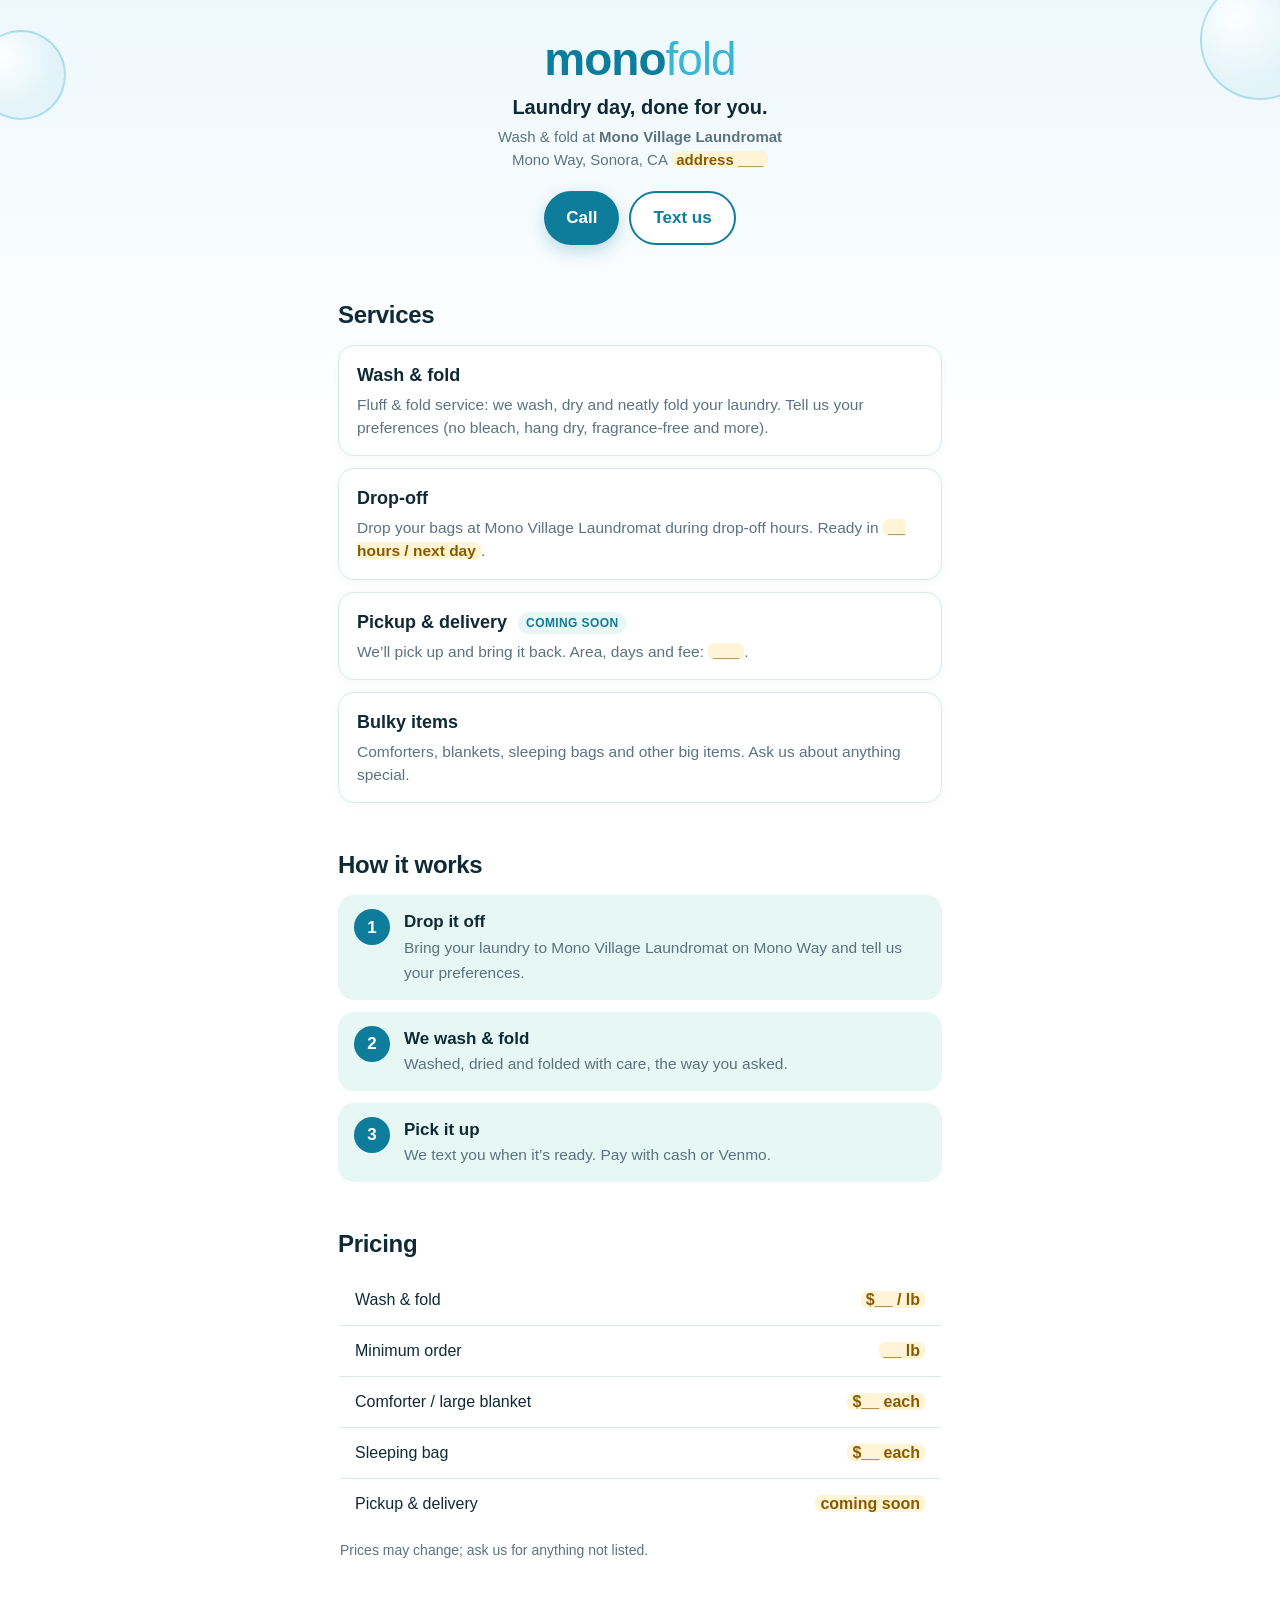
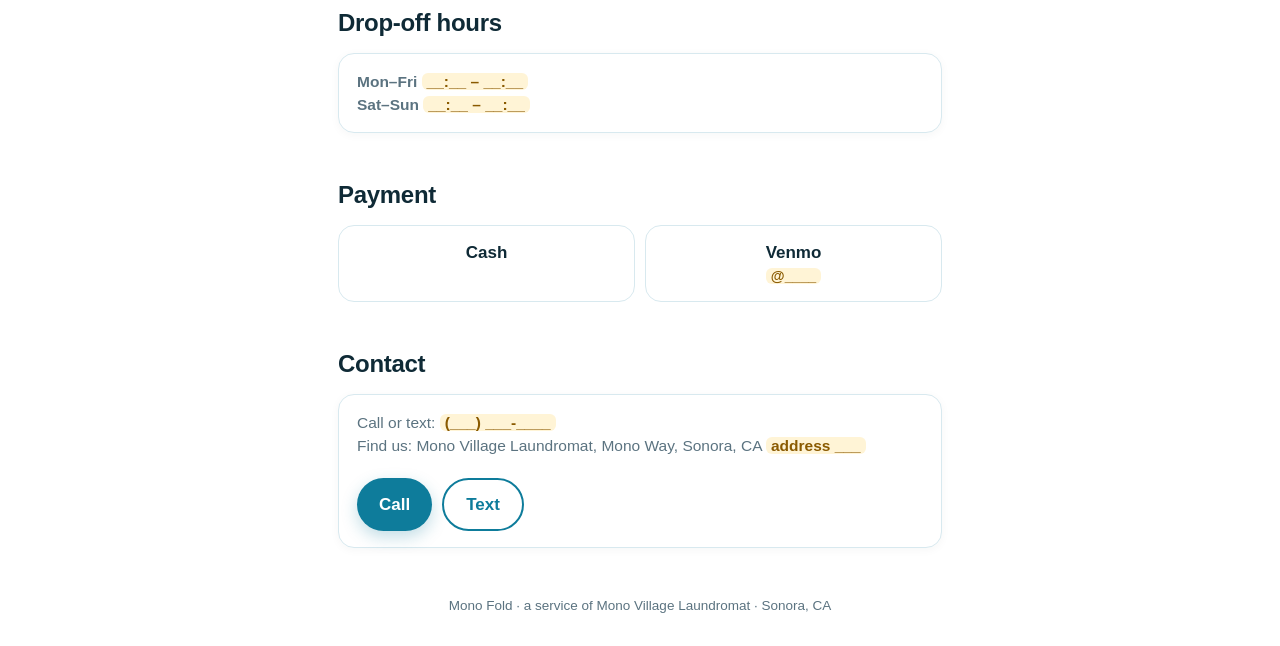
<file: monofold/index.html>
<!doctype html>
<html lang="en">
<head>
<meta charset="utf-8">
<meta name="viewport" content="width=device-width, initial-scale=1, viewport-fit=cover">
<title>Mono Fold · Wash &amp; Fold Laundry · Sonora, CA</title>
<meta name="description" content="Mono Fold: wash & fold laundry service at Mono Village Laundromat on Mono Way, Sonora, CA. Drop it off, pick it up clean and folded.">
<meta name="theme-color" content="#0E7C9B">
<!--
  Mono Fold public services page (for the QR business card). Standalone static page:
  no passcode, no Command Center code, no API calls, no cookies, no tracking. Nothing here reads CC data.
  Built to grow later (booking form, pickup/delivery map, pricing calculator): each block is its own <section id>,
  and the brand colours live in the :root variables below.

  PLACEHOLDERS TO FILL IN (search this file for "PLACEHOLDER"):
   1. Tagline wording (optional; current: "Laundry day, done for you.")
   2. Price per pound            ($__ / lb)
   3. Minimum order              (__ lb minimum / $__ minimum)
   4. Bulky items prices         (comforter $__, sleeping bag $__, etc.)
   5. Turnaround time            (ready in __ hours / next day)
   6. Pickup & delivery          (area, days, fee: coming soon or $__)
   7. Drop-off hours             (days and times)
   8. Phone number for call/text (tel: and sms: links + shown number)
   9. Venmo handle               (@____)
  10. Exact street address / suite on Mono Way (and map link)
  11. Detergent / care options offered (fragrance-free etc.) and what is not accepted
  12. Email (optional) and social links (optional)
-->
<style>
  :root {
    --ink: #0f2a36;          /* text */
    --muted: #5b7380;
    --brand: #0E7C9B;        /* PLACEHOLDER brand colour: fresh teal-blue */
    --brand-2: #39B5D6;
    --mint: #E6F7F4;
    --sky: #EEF8FC;
    --card: #ffffff;
    --line: #d8e9ef;
    --ph-bg: #FFF4D6;        /* placeholder highlight (remove the .ph class once filled in) */
    --ph-ink: #8a5a00;
    --r: 16px;
  }
  * { box-sizing: border-box; }
  html { -webkit-text-size-adjust: 100%; }
  body { margin: 0; font: 400 17px/1.5 -apple-system, BlinkMacSystemFont, "Segoe UI", Roboto, "Helvetica Neue", Arial, sans-serif; color: var(--ink);
    background: linear-gradient(180deg, var(--sky) 0, #fff 420px); }
  a { color: var(--brand); }
  .wrap { max-width: 640px; margin: 0 auto; padding: 0 18px; }
  header.hero .wrap { position: relative; z-index: 1; }
  header.hero { position: relative; overflow: hidden; padding: calc(env(safe-area-inset-top, 0px) + 36px) 0 30px; text-align: center; }
  .bubbles { position: absolute; inset: 0; pointer-events: none; }
  .bubbles i { position: absolute; border-radius: 50%; border: 2px solid rgba(57,181,214,.35); background: radial-gradient(circle at 30% 30%, rgba(255,255,255,.9), rgba(57,181,214,.08) 60%); }
  .wordmark { margin: 0; font-weight: 800; font-size: 46px; letter-spacing: -1px; line-height: 1; color: var(--brand); }
  .wordmark span { color: var(--brand-2); font-weight: 300; }
  .tag { margin: 10px 0 4px; font-size: 20px; font-weight: 600; }
  .where { margin: 0; color: var(--muted); font-size: 15px; }
  .cta { display: flex; gap: 10px; justify-content: center; flex-wrap: wrap; margin-top: 20px; }
  .btn { display: inline-flex; align-items: center; justify-content: center; gap: 8px; min-height: 50px; padding: 12px 22px; border-radius: 999px; font-weight: 700; text-decoration: none; font-size: 17px; }
  .btn.primary { background: var(--brand); color: #fff; box-shadow: 0 6px 16px rgba(14,124,155,.25); }
  .btn.ghost { background: #fff; color: var(--brand); border: 2px solid var(--brand); }
  section { padding: 22px 0; }
  h2 { margin: 0 0 12px; font-size: 24px; letter-spacing: -.3px; }
  .cards { display: grid; gap: 12px; }
  .card { background: var(--card); border: 1px solid var(--line); border-radius: var(--r); padding: 16px 18px; box-shadow: 0 2px 10px rgba(15,42,54,.04); }
  .card h3 { margin: 0 0 4px; font-size: 18px; }
  .card p { margin: 0; color: var(--muted); font-size: 15.5px; }
  .card .soon { display: inline-block; margin-left: 6px; font-size: 12px; font-weight: 700; letter-spacing: .4px; text-transform: uppercase; color: var(--brand); background: var(--mint); border-radius: 999px; padding: 2px 8px; vertical-align: middle; }
  ol.steps { list-style: none; margin: 0; padding: 0; display: grid; gap: 12px; counter-reset: s; }
  ol.steps li { counter-increment: s; display: flex; gap: 14px; align-items: flex-start; background: var(--mint); border-radius: var(--r); padding: 14px 16px; }
  ol.steps li::before { content: counter(s); flex: none; width: 36px; height: 36px; border-radius: 50%; background: var(--brand); color: #fff; font-weight: 800; display: flex; align-items: center; justify-content: center; }
  ol.steps b { display: block; }
  ol.steps span { color: var(--muted); font-size: 15.5px; }
  table.price { width: 100%; border-collapse: collapse; background: #fff; border: 1px solid var(--line); border-radius: var(--r); overflow: hidden; }
  table.price td { padding: 13px 16px; border-top: 1px solid var(--line); font-size: 16px; }
  table.price tr:first-child td { border-top: 0; }
  table.price td:last-child { text-align: right; font-weight: 700; white-space: nowrap; }
  .note { color: var(--muted); font-size: 14px; margin: 10px 2px 0; }
  .ph { background: var(--ph-bg); color: var(--ph-ink); border-radius: 6px; padding: 0 5px; font-weight: 700; }
  .pay { display: flex; gap: 10px; flex-wrap: wrap; }
  .pill { flex: 1 1 140px; text-align: center; background: #fff; border: 1px solid var(--line); border-radius: var(--r); padding: 14px; font-weight: 700; }
  .pill small { display: block; font-weight: 400; color: var(--muted); }
  footer { padding: 26px 0 calc(env(safe-area-inset-bottom, 0px) + 30px); text-align: center; color: var(--muted); font-size: 13.5px; }
</style>
</head>
<body>
<header class="hero">
  <div class="bubbles" aria-hidden="true">
    <i style="width:90px;height:90px;left:-24px;top:30px"></i>
    <i style="width:120px;height:120px;right:-40px;top:-20px"></i>
  </div>
  <div class="wrap">
    <h1 class="wordmark">mono<span>fold</span></h1>
    <!-- PLACEHOLDER (optional): tagline wording -->
    <p class="tag">Laundry day, done for you.</p>
    <p class="where">Wash &amp; fold at <b>Mono Village Laundromat</b><br>Mono Way, Sonora, CA <!-- PLACEHOLDER: exact street address --><span class="ph">address ___</span></p>
    <div class="cta">
      <!-- PLACEHOLDER: phone number in both links, e.g. tel:+12095550100 and sms:+12095550100 -->
      <a class="btn primary" href="tel:+1" data-ph="phone">Call</a>
      <a class="btn ghost" href="sms:+1" data-ph="phone">Text us</a>
    </div>
  </div>
</header>

<main class="wrap">
  <section id="services">
    <h2>Services</h2>
    <div class="cards">
      <div class="card"><h3>Wash &amp; fold</h3><p>Fluff &amp; fold service: we wash, dry and neatly fold your laundry. Tell us your preferences (no bleach, hang dry, fragrance-free and more). <!-- PLACEHOLDER: care / detergent options offered --></p></div>
      <div class="card"><h3>Drop-off</h3><p>Drop your bags at Mono Village Laundromat during drop-off hours. Ready in <span class="ph">__ hours / next day</span>. <!-- PLACEHOLDER: turnaround --></p></div>
      <div class="card"><h3>Pickup &amp; delivery <span class="soon">Coming soon</span></h3><p>We&rsquo;ll pick up and bring it back. Area, days and fee: <span class="ph">___</span>. <!-- PLACEHOLDER: pickup/delivery details --></p></div>
      <div class="card"><h3>Bulky items</h3><p>Comforters, blankets, sleeping bags and other big items. <!-- PLACEHOLDER: what is accepted --> Ask us about anything special.</p></div>
    </div>
  </section>

  <section id="how">
    <h2>How it works</h2>
    <ol class="steps">
      <li><div><b>Drop it off</b><span>Bring your laundry to Mono Village Laundromat on Mono Way and tell us your preferences.</span></div></li>
      <li><div><b>We wash &amp; fold</b><span>Washed, dried and folded with care, the way you asked.</span></div></li>
      <li><div><b>Pick it up</b><span>We text you when it&rsquo;s ready. Pay with cash or Venmo.</span></div></li>
    </ol>
  </section>

  <section id="pricing">
    <h2>Pricing</h2>
    <!-- PLACEHOLDER: every price in this table. Do not publish until filled in. -->
    <table class="price">
      <tr><td>Wash &amp; fold</td><td><span class="ph">$__ / lb</span></td></tr>
      <tr><td>Minimum order</td><td><span class="ph">__ lb</span></td></tr>
      <tr><td>Comforter / large blanket</td><td><span class="ph">$__ each</span></td></tr>
      <tr><td>Sleeping bag</td><td><span class="ph">$__ each</span></td></tr>
      <tr><td>Pickup &amp; delivery</td><td><span class="ph">coming soon</span></td></tr>
    </table>
    <p class="note">Prices may change; ask us for anything not listed.</p>
  </section>

  <section id="hours">
    <h2>Drop-off hours</h2>
    <!-- PLACEHOLDER: drop-off / pickup hours -->
    <div class="card"><p><b>Mon&ndash;Fri</b> <span class="ph">__:__ &ndash; __:__</span><br><b>Sat&ndash;Sun</b> <span class="ph">__:__ &ndash; __:__</span></p></div>
  </section>

  <section id="pay">
    <h2>Payment</h2>
    <div class="pay">
      <div class="pill">Cash</div>
      <!-- PLACEHOLDER: Venmo handle -->
      <div class="pill">Venmo<small><span class="ph">@____</span></small></div>
    </div>
  </section>

  <section id="contact">
    <h2>Contact</h2>
    <div class="card">
      <!-- PLACEHOLDER: phone number (shown and in the links), optional email -->
      <p>Call or text: <span class="ph">(___) ___-____</span><br>
      Find us: Mono Village Laundromat, Mono Way, Sonora, CA <span class="ph">address ___</span></p>
      <div class="cta" style="justify-content:flex-start">
        <a class="btn primary" href="tel:+1" data-ph="phone">Call</a>
        <a class="btn ghost" href="sms:+1" data-ph="phone">Text</a>
      </div>
    </div>
  </section>
</main>

<footer>
  Mono Fold &middot; a service of Mono Village Laundromat &middot; Sonora, CA
</footer>
</body>
</html>
</file>
